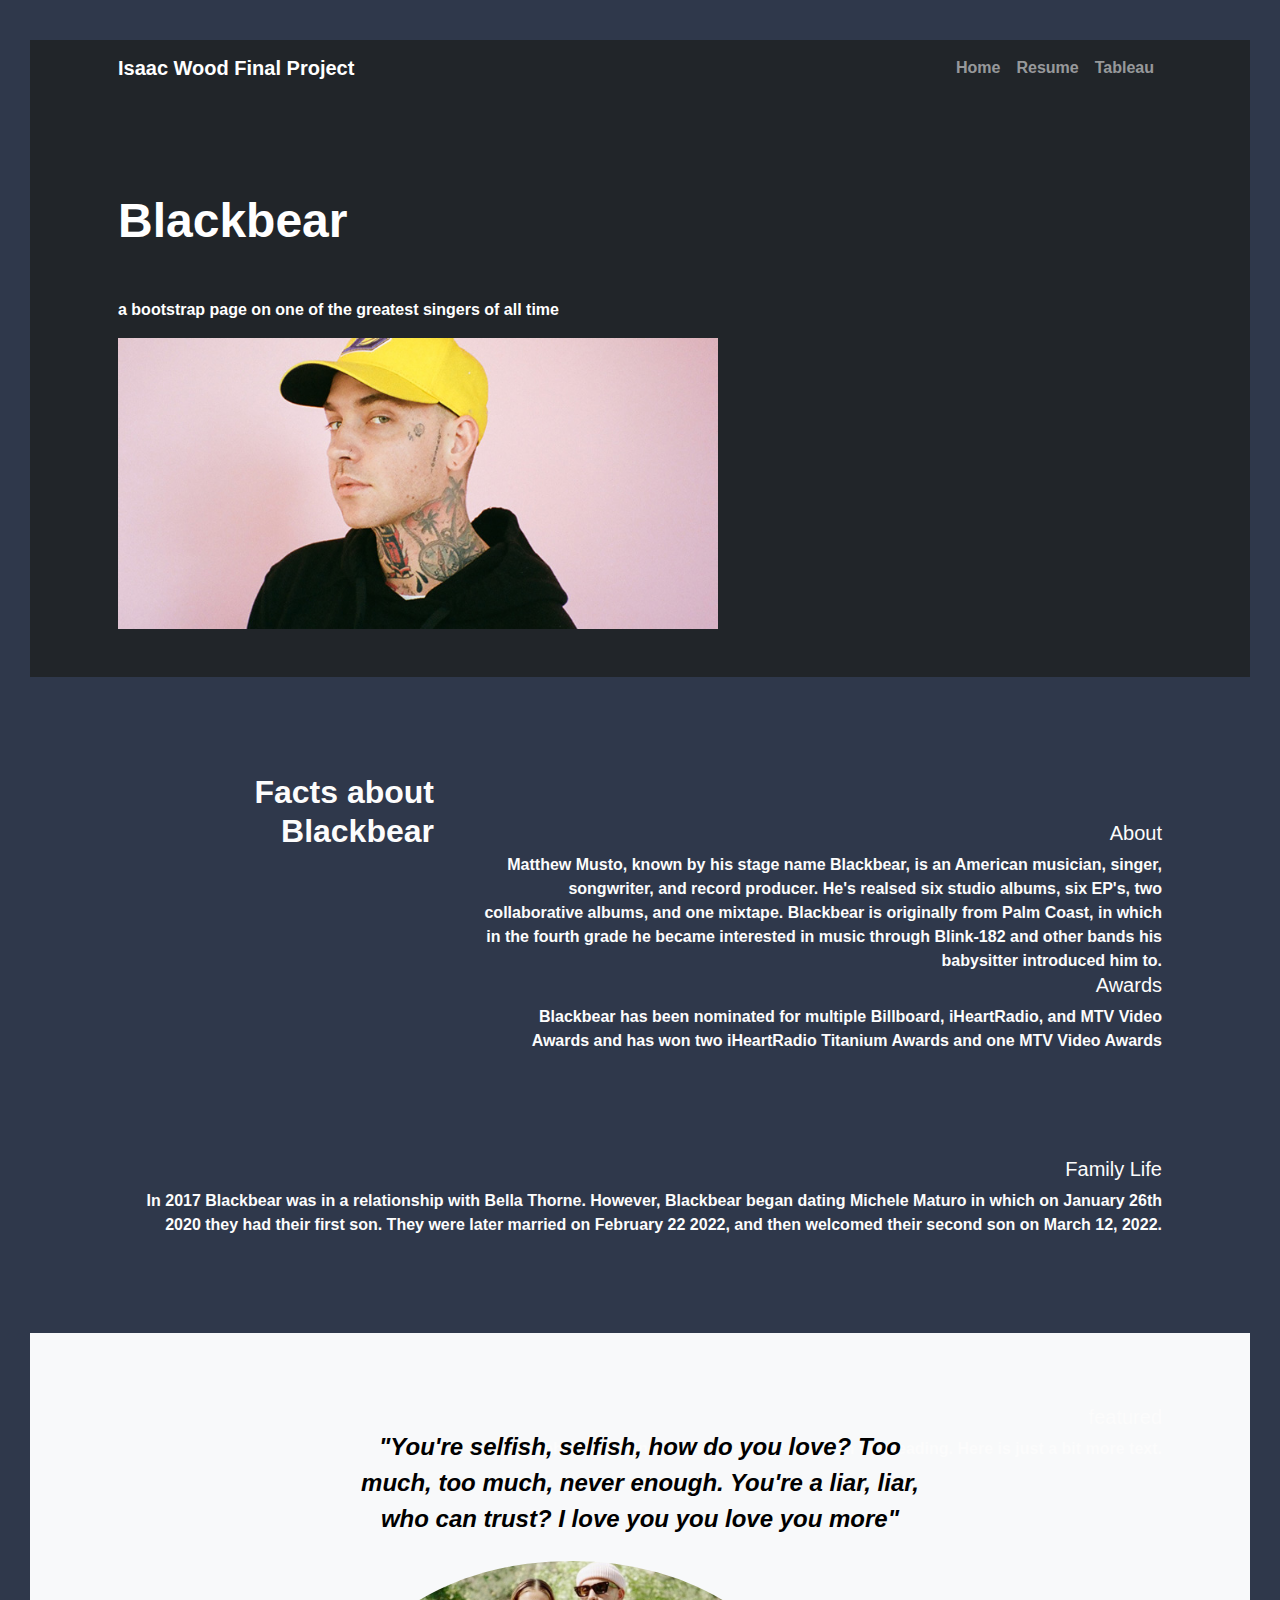
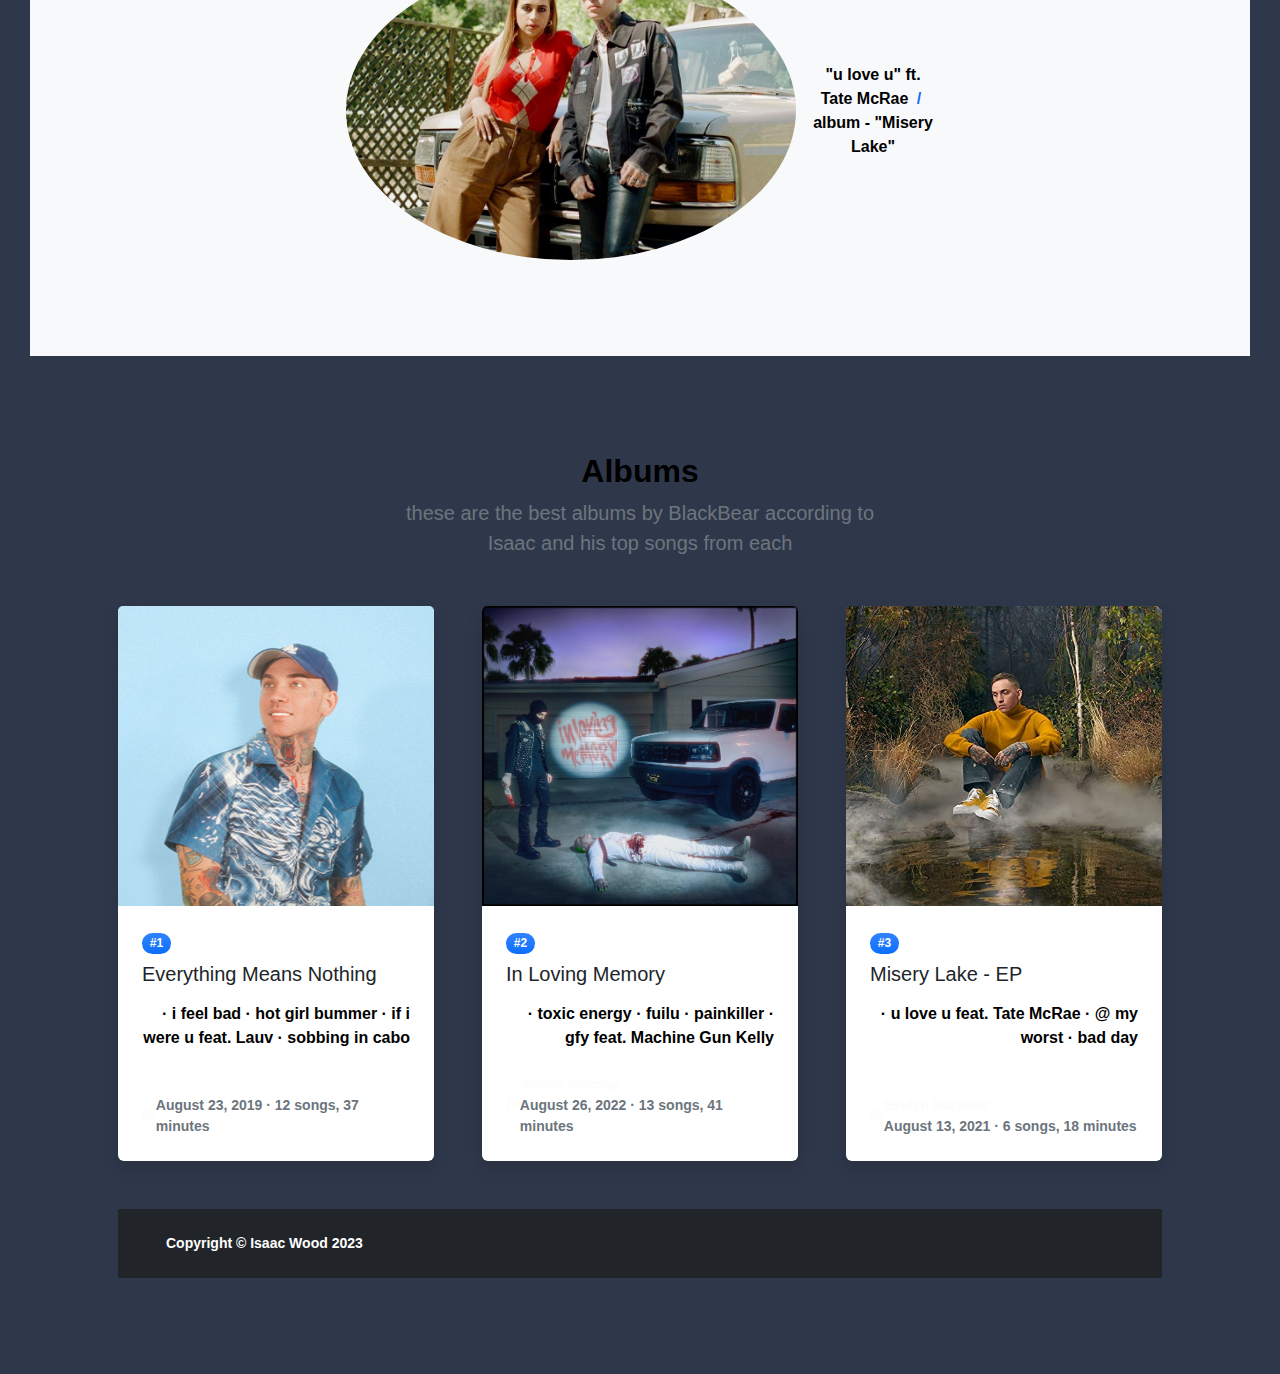
<file: index.html>
<!DOCTYPE html>
<html lang="en">
	<head>
		<meta charset="utf-8" />
		<meta
			name="viewport"
			content="width=device-width, initial-scale=1, shrink-to-fit=no"
		/>
		<meta name="description" content="" />
		<meta name="author" content="" />
		<title>Modern Business - Start Bootstrap Template</title>
		<!-- Favicon-->
		<link rel="icon" type="image/x-icon" href="assets/favicon.ico" />
		<!-- Bootstrap icons-->
		<link
			href="https://cdn.jsdelivr.net/npm/bootstrap-icons@1.5.0/font/bootstrap-icons.css"
			rel="stylesheet"
		/>
		<!-- Core theme CSS (includes Bootstrap)-->
		<link href="css/styles.css" rel="stylesheet" />
		<link href="HTML PROJECT/projectstyles.css" rel="stylesheet" />
	</head>
	<body class="d-flex flex-column h-100">
		<main class="flex-shrink-0">
			<!-- Navigation-->
			<nav class="navbar navbar-expand-lg navbar-dark bg-dark">
				<div class="container px-5">
					<a class="navbar-brand" href="index.html">Isaac Wood Final Project</a>
					<button
						class="navbar-toggler"
						type="button"
						data-bs-toggle="collapse"
						data-bs-target="#navbarSupportedContent"
						aria-controls="navbarSupportedContent"
						aria-expanded="false"
						aria-label="Toggle navigation"
					>
						<span class="navbar-toggler-icon"></span>
					</button>
					<div class="collapse navbar-collapse" id="navbarSupportedContent">
						<ul class="navbar-nav ms-auto mb-2 mb-lg-0">
							<li class="nav-item">
								<a class="nav-link" href="index.html">Home</a>
							</li>
							<li class="nav-item">
								<a class="nav-link" href="HTML PROJECT/resume.html">Resume</a>
							</li>
							<li class="nav-item">
								<a class="nav-link" href="tableau.html">Tableau</a>
							</li>
						</ul>
					</div>
				</div>
			</nav>
			<!-- Header-->
			<header class="bg-dark py-5">
				<div class="container px-5">
					<div class="row gx-5 align-items-center">
						<div class="col-lg-8 col-xl-7 col-xxl-6">
							<div class="my-5 text-center text-xl-start">
								<h1 class="display-5 fw-bolder text-white mb-2 blackbear-text">
									Blackbear
								</h1>
								
							</div>
						</div>
						<article class="panel">
						<div class="text-wrapper left">
							<p style=" color: #fff;"> a bootstrap page on one of the greatest singers of all time</p>
						  </div>
						  <div class="image-wrapper ">
							<img
							src="assets/images/blackbear.jpg"
							alt="blackbear image"
							width="600px"
							align="center" >
							
						
					
							 
						  </div>
						</article>
						
							
								
			
						</div>
					</div>
				</div>
			</header>
			<!-- about blackbear section-->
			<section class="py-5" id="features">
				<div class="container px-5 my-5">
					<div class="row gx-5">
						<div class="col-lg-4 mb-5 mb-lg-0">
							<h2 class="fw-bolder mb-0">Facts about Blackbear</h2>
						</div>
						<div class="col-lg-8">
							<div class="row gx-5 row-cols-1 row-cols-md-2">
								<div class="col mb-5 h-100">
									
									</div>
									<h2 class="h5">About</h2>
									<p class="mb-0">
										Matthew Musto, known by his stage name Blackbear, is an American musician, singer, songwriter, and record producer. He's realsed six studio albums, six EP's, two collaborative albums, and one mixtape. Blackbear is originally from Palm Coast, in which in the fourth grade he became interested in music through Blink-182 and other bands his babysitter introduced him to. 
					
									</p>
								</div>
								<div class="col mb-5 h-100">
									
									<h2 class="h5">Awards</h2>
									<p class="mb-0">
										Blackbear has been nominated for multiple Billboard, iHeartRadio, and MTV Video Awards and has won two iHeartRadio Titanium Awards and one MTV Video Awards
								
									</p>
								</div>
								
							
									<h2 class="h5">featured</h2>
									<p class="mb-0">
										Paragraph of text beneath the heading to explain the
										heading. Here is just a bit more text.
									</p>
								</div>
								
									<h2 class="h5">Family Life</h2>
									<p class="mb-0">
										In 2017 Blackbear was in a relationship with Bella Thorne. However, Blackbear began dating Michele Maturo in which on January 26th 2020 they had their first son. They were later married on February 22 2022, and then welcomed their second son on March 12, 2022. 
									</p>
								</div>
							</div>
						</div>
					</div>
				</div>
			</section>
			<!-- favorite song lyric section-->
			<div class="py-5 bg-light">
				<div class="container px-5 my-5">
					<div class="row gx-5 justify-content-center">
						<div class="col-lg-10 col-xl-7">
							<div class="text-center">
								<div class="fs-4 mb-4 fst-italic testimonial">
									"You're selfish, selfish, how do you love? Too much, too much, never enough. You're a liar, liar, who can  trust? I love you you love you more"
								</div>
								<div class="d-flex align-items-center justify-content-center">
									<img
										class="rounded-circle me-3"
										src="assets/images/blackbearandtate.jpg"
										alt="blackbearandtatemcrae"
										width="450"
										
									/>
									<div class="fw-bold">
										"u love u" ft. Tate McRae
										<span class="fw-bold text-primary mx-1">/</span>
										album - "Misery Lake"
									</div>
								</div>
							</div>
						</div>
					</div>
				</div>
			</div>
			<!-- favorite album and section-->
			<section class="py-5">
				<div class="container px-5 my-5">
					<div class="row gx-5 justify-content-center">
						<div class="col-lg-8 col-xl-6">
							<div class="text-center">
								<h2 class="fw-bolder">Albums</h2>
								<p class="lead fw-normal text-muted mb-5">
									these are the best albums by BlackBear according to Isaac and his top songs from each
								</p>
							</div>
						</div>
					</div>
					<div class="row gx-5">
						<div class="col-lg-4 mb-5">
							<div class="card h-100 shadow border-0">
								<img
									class="card-img-top"
									src="assets/images/everythingmeansnothing.png"
									alt="everythingmeansnothingalbumcover"
									height="300"
								/>
								<div class="card-body p-4">
									<div class="badge bg-primary bg-gradient rounded-pill mb-2">
										#1
									</div>
									<a
										class="text-decoration-none link-dark stretched-link"
										href="#!"
										><h5 class="card-title mb-3">Everything Means Nothing</h5></a
									>
									<p class="card-text mb-0">
										&middot; i feel bad
										&middot; hot girl bummer
										&middot; if i were u feat. Lauv
										&middot; sobbing in cabo
									</p>
								</div>
								<div class="card-footer p-4 pt-0 bg-transparent border-top-0">
									<div class="d-flex align-items-end justify-content-between">
										<div class="d-flex align-items-center">
											
											/>
											<div class="small">
												
												<div class="text-muted">
													August 23, 2019 &middot; 12 songs, 37 minutes
												</div>
											</div>
										</div>
									</div>
								</div>
							</div>
						</div>
						<div class="col-lg-4 mb-5">
							<div class="card h-100 shadow border-0">
								<img
									class="card-img-top"
									src="assets/images/inlovingmemory.webp"
									alt="inlovingmemoryalbumcover"
									height="300"
								/>
								<div class="card-body p-4">
									<div class="badge bg-primary bg-gradient rounded-pill mb-2">
										#2
									</div>
									<a
										class="text-decoration-none link-dark stretched-link"
										href="#!"
										><h5 class="card-title mb-3">In Loving Memory</h5></a
									>
									<p class="card-text mb-0">
										&middot; toxic energy
										&middot; fuilu
										&middot; painkiller
										&middot; gfy feat. Machine Gun Kelly
									</p>
								</div>
								<div class="card-footer p-4 pt-0 bg-transparent border-top-0">
									<div class="d-flex align-items-end justify-content-between">
										<div class="d-flex align-items-center">
											
											/>
											<div class="small">
												<div class="fw-bold">Josiah Barclay</div>
												<div class="text-muted">
													August 26, 2022 &middot; 13 songs, 41 minutes
												</div>
											</div>
										</div>
									</div>
								</div>
							</div>
						</div>
						<div class="col-lg-4 mb-5">
							<div class="card h-100 shadow border-0">
								<img
									class="card-img-top"
									src="assets/images/miserylakeblackbear.jpg"
									alt="miserylakealbumcover"
									height="300"
								/>
								<div class="card-body p-4">
									<div class="badge bg-primary bg-gradient rounded-pill mb-2">
										#3
									</div>
									<a
										class="text-decoration-none link-dark stretched-link"
										href="#!"
										><h5 class="card-title mb-3">
											Misery Lake - EP
										</h5></a
									>
									<p class="card-text mb-0">
										&middot; u love u feat. Tate McRae
										&middot; @ my worst
										&middot; bad day
									</p>
								</div>
								<div class="card-footer p-4 pt-0 bg-transparent border-top-0">
									<div class="d-flex align-items-end justify-content-between">
										<div class="d-flex align-items-center">
											
											/>
											<div class="small">
												<div class="fw-bold">Evelyn Martinez</div>
												<div class="text-muted">
													August 13, 2021 &middot; 6 songs, 18 minutes
												</div>
											</div>
										</div>
									</div>
								</div>
							</div>
						</div>
					</div>
					
		<!-- Footer-->
		<footer class="bg-dark py-4 mt-auto">
			<div class="container px-5">
				<div
					class="row align-items-center justify-content-between flex-column flex-sm-row"
				>
					<div class="col-auto">
						<div class="small m-0 text-white">
							Copyright &copy; Isaac Wood 2023
						</div>
					</div>
					
				</div>
			</div>
		</footer>
		<!-- Bootstrap core JS-->
		<script src="https://cdn.jsdelivr.net/npm/bootstrap@5.2.3/dist/js/bootstrap.bundle.min.js"></script>
		<!-- Core theme JS-->
		<script src="js/scripts.js"></script>
	</body>
</html>
</file>
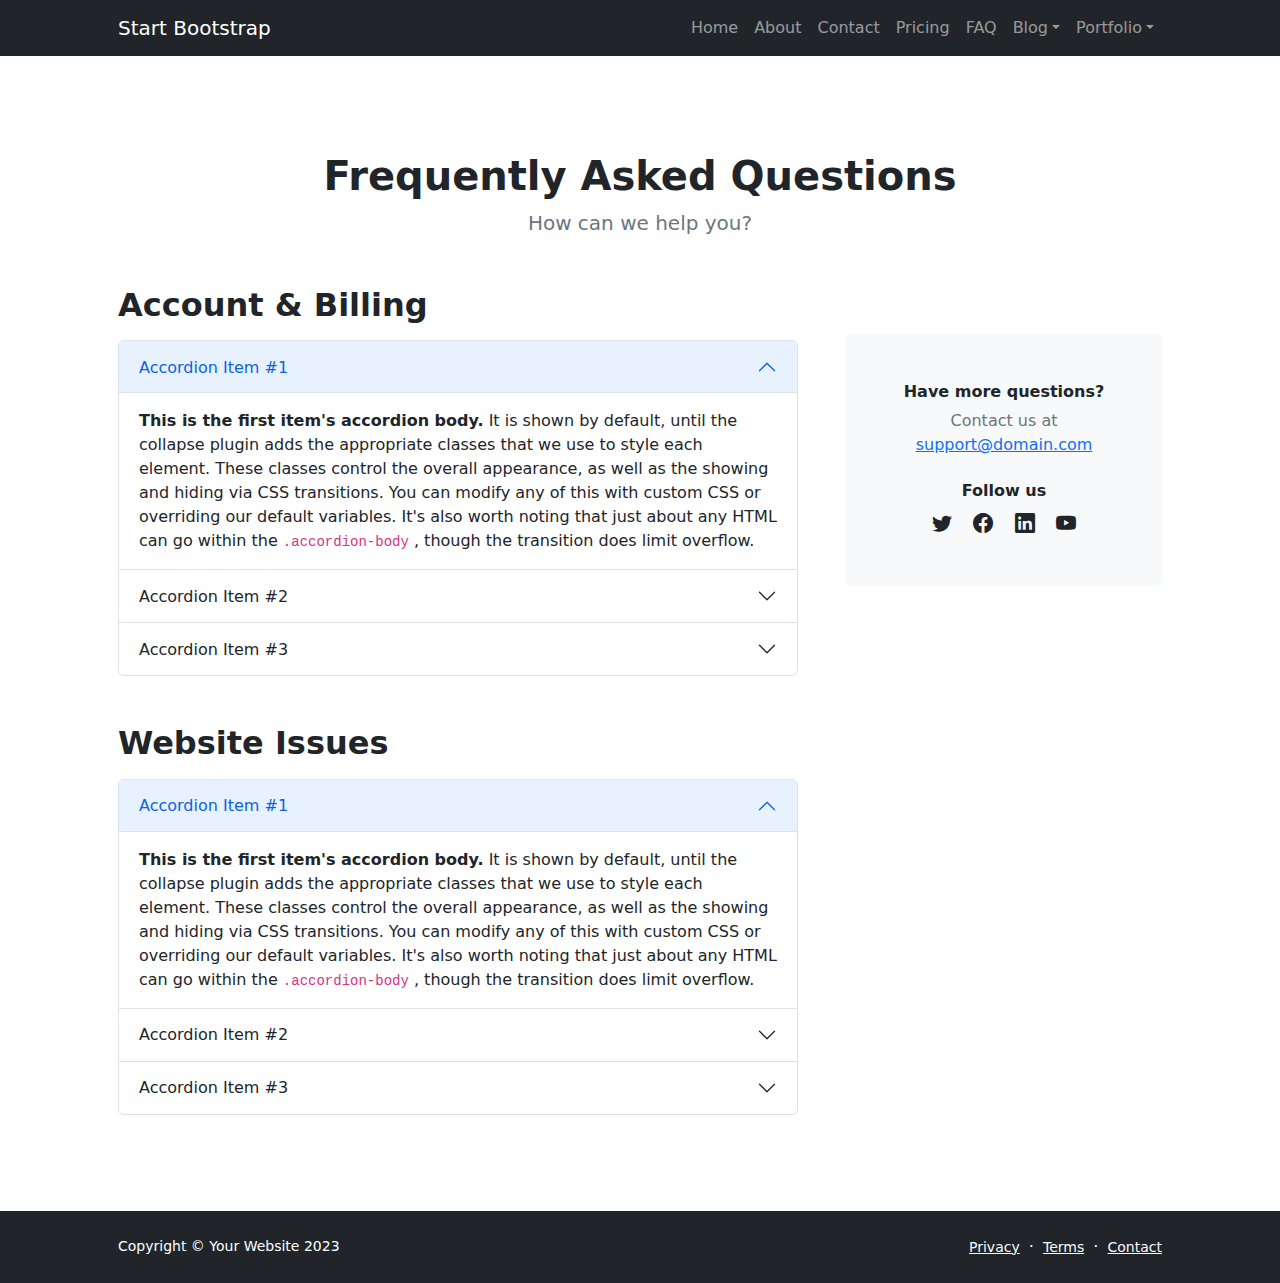
<file: faq.html>
<!DOCTYPE html>
<html lang="en">
    <head>
        <meta charset="utf-8" />
        <meta name="viewport" content="width=device-width, initial-scale=1, shrink-to-fit=no" />
        <meta name="description" content="" />
        <meta name="author" content="" />
        <title>Modern Business - Start Bootstrap Template</title>
        <!-- Favicon-->
        <link rel="icon" type="image/x-icon" href="assets/favicon.ico" />
        <!-- Bootstrap icons-->
        <link href="https://cdn.jsdelivr.net/npm/bootstrap-icons@1.5.0/font/bootstrap-icons.css" rel="stylesheet" />
        <!-- Core theme CSS (includes Bootstrap)-->
        <link href="css/styles.css" rel="stylesheet" />
    </head>
    <body class="d-flex flex-column h-100">
        <main class="flex-shrink-0">
            <!-- Navigation-->
            <nav class="navbar navbar-expand-lg navbar-dark bg-dark">
                <div class="container px-5">
                    <a class="navbar-brand" href="index.html">Start Bootstrap</a>
                    <button class="navbar-toggler" type="button" data-bs-toggle="collapse" data-bs-target="#navbarSupportedContent" aria-controls="navbarSupportedContent" aria-expanded="false" aria-label="Toggle navigation"><span class="navbar-toggler-icon"></span></button>
                    <div class="collapse navbar-collapse" id="navbarSupportedContent">
                        <ul class="navbar-nav ms-auto mb-2 mb-lg-0">
                            <li class="nav-item"><a class="nav-link" href="index.html">Home</a></li>
                            <li class="nav-item"><a class="nav-link" href="about.html">About</a></li>
                            <li class="nav-item"><a class="nav-link" href="contact.html">Contact</a></li>
                            <li class="nav-item"><a class="nav-link" href="pricing.html">Pricing</a></li>
                            <li class="nav-item"><a class="nav-link" href="faq.html">FAQ</a></li>
                            <li class="nav-item dropdown">
                                <a class="nav-link dropdown-toggle" id="navbarDropdownBlog" href="#" role="button" data-bs-toggle="dropdown" aria-expanded="false">Blog</a>
                                <ul class="dropdown-menu dropdown-menu-end" aria-labelledby="navbarDropdownBlog">
                                    <li><a class="dropdown-item" href="blog-home.html">Blog Home</a></li>
                                    <li><a class="dropdown-item" href="blog-post.html">Blog Post</a></li>
                                </ul>
                            </li>
                            <li class="nav-item dropdown">
                                <a class="nav-link dropdown-toggle" id="navbarDropdownPortfolio" href="#" role="button" data-bs-toggle="dropdown" aria-expanded="false">Portfolio</a>
                                <ul class="dropdown-menu dropdown-menu-end" aria-labelledby="navbarDropdownPortfolio">
                                    <li><a class="dropdown-item" href="portfolio-overview.html">Portfolio Overview</a></li>
                                    <li><a class="dropdown-item" href="portfolio-item.html">Portfolio Item</a></li>
                                </ul>
                            </li>
                        </ul>
                    </div>
                </div>
            </nav>
            <!-- Page Content-->
            <section class="py-5">
                <div class="container px-5 my-5">
                    <div class="text-center mb-5">
                        <h1 class="fw-bolder">Frequently Asked Questions</h1>
                        <p class="lead fw-normal text-muted mb-0">How can we help you?</p>
                    </div>
                    <div class="row gx-5">
                        <div class="col-xl-8">
                            <!-- FAQ Accordion 1-->
                            <h2 class="fw-bolder mb-3">Account &amp; Billing</h2>
                            <div class="accordion mb-5" id="accordionExample">
                                <div class="accordion-item">
                                    <h3 class="accordion-header" id="headingOne"><button class="accordion-button" type="button" data-bs-toggle="collapse" data-bs-target="#collapseOne" aria-expanded="true" aria-controls="collapseOne">Accordion Item #1</button></h3>
                                    <div class="accordion-collapse collapse show" id="collapseOne" aria-labelledby="headingOne" data-bs-parent="#accordionExample">
                                        <div class="accordion-body">
                                            <strong>This is the first item's accordion body.</strong>
                                            It is shown by default, until the collapse plugin adds the appropriate classes that we use to style each element. These classes control the overall appearance, as well as the showing and hiding via CSS transitions. You can modify any of this with custom CSS or overriding our default variables. It's also worth noting that just about any HTML can go within the
                                            <code>.accordion-body</code>
                                            , though the transition does limit overflow.
                                        </div>
                                    </div>
                                </div>
                                <div class="accordion-item">
                                    <h3 class="accordion-header" id="headingTwo"><button class="accordion-button collapsed" type="button" data-bs-toggle="collapse" data-bs-target="#collapseTwo" aria-expanded="false" aria-controls="collapseTwo">Accordion Item #2</button></h3>
                                    <div class="accordion-collapse collapse" id="collapseTwo" aria-labelledby="headingTwo" data-bs-parent="#accordionExample">
                                        <div class="accordion-body">
                                            <strong>This is the second item's accordion body.</strong>
                                            It is hidden by default, until the collapse plugin adds the appropriate classes that we use to style each element. These classes control the overall appearance, as well as the showing and hiding via CSS transitions. You can modify any of this with custom CSS or overriding our default variables. It's also worth noting that just about any HTML can go within the
                                            <code>.accordion-body</code>
                                            , though the transition does limit overflow.
                                        </div>
                                    </div>
                                </div>
                                <div class="accordion-item">
                                    <h3 class="accordion-header" id="headingThree"><button class="accordion-button collapsed" type="button" data-bs-toggle="collapse" data-bs-target="#collapseThree" aria-expanded="false" aria-controls="collapseThree">Accordion Item #3</button></h3>
                                    <div class="accordion-collapse collapse" id="collapseThree" aria-labelledby="headingThree" data-bs-parent="#accordionExample">
                                        <div class="accordion-body">
                                            <strong>This is the third item's accordion body.</strong>
                                            It is hidden by default, until the collapse plugin adds the appropriate classes that we use to style each element. These classes control the overall appearance, as well as the showing and hiding via CSS transitions. You can modify any of this with custom CSS or overriding our default variables. It's also worth noting that just about any HTML can go within the
                                            <code>.accordion-body</code>
                                            , though the transition does limit overflow.
                                        </div>
                                    </div>
                                </div>
                            </div>
                            <!-- FAQ Accordion 2-->
                            <h2 class="fw-bolder mb-3">Website Issues</h2>
                            <div class="accordion mb-5 mb-xl-0" id="accordionExample2">
                                <div class="accordion-item">
                                    <h3 class="accordion-header" id="headingOne"><button class="accordion-button" type="button" data-bs-toggle="collapse" data-bs-target="#collapseOne2" aria-expanded="true" aria-controls="collapseOne2">Accordion Item #1</button></h3>
                                    <div class="accordion-collapse collapse show" id="collapseOne2" aria-labelledby="headingOne" data-bs-parent="#accordionExample2">
                                        <div class="accordion-body">
                                            <strong>This is the first item's accordion body.</strong>
                                            It is shown by default, until the collapse plugin adds the appropriate classes that we use to style each element. These classes control the overall appearance, as well as the showing and hiding via CSS transitions. You can modify any of this with custom CSS or overriding our default variables. It's also worth noting that just about any HTML can go within the
                                            <code>.accordion-body</code>
                                            , though the transition does limit overflow.
                                        </div>
                                    </div>
                                </div>
                                <div class="accordion-item">
                                    <h3 class="accordion-header" id="headingTwo"><button class="accordion-button collapsed" type="button" data-bs-toggle="collapse" data-bs-target="#collapseTwo2" aria-expanded="false" aria-controls="collapseTwo2">Accordion Item #2</button></h3>
                                    <div class="accordion-collapse collapse" id="collapseTwo2" aria-labelledby="headingTwo" data-bs-parent="#accordionExample2">
                                        <div class="accordion-body">
                                            <strong>This is the second item's accordion body.</strong>
                                            It is hidden by default, until the collapse plugin adds the appropriate classes that we use to style each element. These classes control the overall appearance, as well as the showing and hiding via CSS transitions. You can modify any of this with custom CSS or overriding our default variables. It's also worth noting that just about any HTML can go within the
                                            <code>.accordion-body</code>
                                            , though the transition does limit overflow.
                                        </div>
                                    </div>
                                </div>
                                <div class="accordion-item">
                                    <h3 class="accordion-header" id="headingThree"><button class="accordion-button collapsed" type="button" data-bs-toggle="collapse" data-bs-target="#collapseThree2" aria-expanded="false" aria-controls="collapseThree2">Accordion Item #3</button></h3>
                                    <div class="accordion-collapse collapse" id="collapseThree2" aria-labelledby="headingThree" data-bs-parent="#accordionExample2">
                                        <div class="accordion-body">
                                            <strong>This is the third item's accordion body.</strong>
                                            It is hidden by default, until the collapse plugin adds the appropriate classes that we use to style each element. These classes control the overall appearance, as well as the showing and hiding via CSS transitions. You can modify any of this with custom CSS or overriding our default variables. It's also worth noting that just about any HTML can go within the
                                            <code>.accordion-body</code>
                                            , though the transition does limit overflow.
                                        </div>
                                    </div>
                                </div>
                            </div>
                        </div>
                        <div class="col-xl-4">
                            <div class="card border-0 bg-light mt-xl-5">
                                <div class="card-body p-4 py-lg-5">
                                    <div class="d-flex align-items-center justify-content-center">
                                        <div class="text-center">
                                            <div class="h6 fw-bolder">Have more questions?</div>
                                            <p class="text-muted mb-4">
                                                Contact us at
                                                <br />
                                                <a href="#!">support@domain.com</a>
                                            </p>
                                            <div class="h6 fw-bolder">Follow us</div>
                                            <a class="fs-5 px-2 link-dark" href="#!"><i class="bi-twitter"></i></a>
                                            <a class="fs-5 px-2 link-dark" href="#!"><i class="bi-facebook"></i></a>
                                            <a class="fs-5 px-2 link-dark" href="#!"><i class="bi-linkedin"></i></a>
                                            <a class="fs-5 px-2 link-dark" href="#!"><i class="bi-youtube"></i></a>
                                        </div>
                                    </div>
                                </div>
                            </div>
                        </div>
                    </div>
                </div>
            </section>
        </main>
        <!-- Footer-->
        <footer class="bg-dark py-4 mt-auto">
            <div class="container px-5">
                <div class="row align-items-center justify-content-between flex-column flex-sm-row">
                    <div class="col-auto"><div class="small m-0 text-white">Copyright &copy; Your Website 2023</div></div>
                    <div class="col-auto">
                        <a class="link-light small" href="#!">Privacy</a>
                        <span class="text-white mx-1">&middot;</span>
                        <a class="link-light small" href="#!">Terms</a>
                        <span class="text-white mx-1">&middot;</span>
                        <a class="link-light small" href="#!">Contact</a>
                    </div>
                </div>
            </div>
        </footer>
        <!-- Bootstrap core JS-->
        <script src="https://cdn.jsdelivr.net/npm/bootstrap@5.2.3/dist/js/bootstrap.bundle.min.js"></script>
        <!-- Core theme JS-->
        <script src="js/scripts.js"></script>
    </body>
</html>
</file>
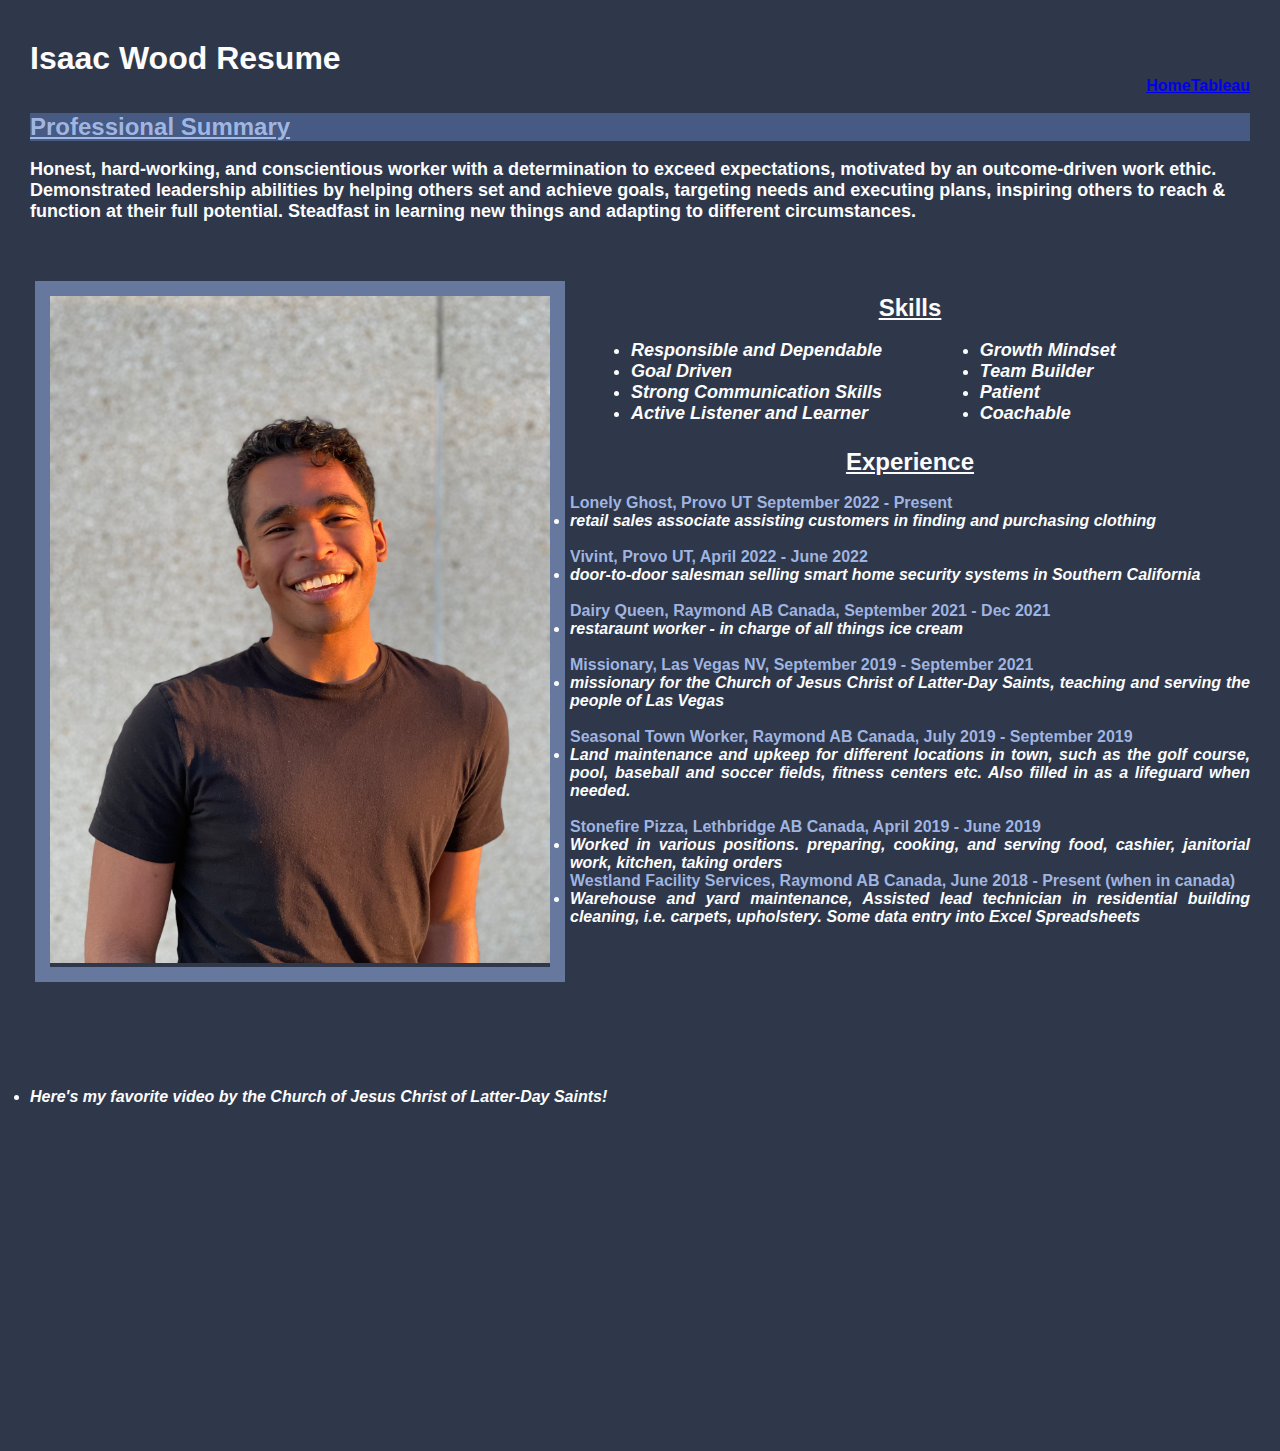
<file: HTML PROJECT/resume.html>
<!DOCTYPE html>
<html lang="en">
	<head>
		<meta charset="UTF-8" />
		<meta http-equiv="X-UA-Compatible" content="IE=edge" />
		<meta name="viewport" content="width=device-width, initial-scale=1.0" />
		<link rel="stylesheet" href="projectstyles.css" />
		<title>My Resume</title>
	</head>
	<body>

		

<!--resume title -->
	<div class = "resumetitle"
		<h1>Isaac Wood Resume</h1> 
		<br clear="right" />
		</div>
<!--button to go back-->
		<nav>
			<ul>
				<li>
					<a href="../index.html">Home</a>
				</li>
					
				<li><a href="../tableau.html">Tableau</a></li>
			</ul>
		</nav>
		<br />
<!--inputting and formatting "Professional summary" title and text-->
	<div class = "professionalsummary"
		<h2>Professional Summary</h2> 
	</div>
		<br />

	<div class = "professionalsummarytext"
		<p>
			Honest, hard-working, and conscientious worker with a determination to
			exceed expectations, motivated by an outcome-driven work ethic.
			Demonstrated leadership abilities by helping others set and achieve goals,
			targeting needs and executing plans, inspiring others to reach & function
			at their full potential. Steadfast in learning new things and adapting to
			different circumstances.
		</p> </div>

	<br />
	<br />

<!--resume image-->
	<div class = "resume-image">
		<img src="./resumeimage.jpeg" width="500" alt="resume image"/>
		<br clear="right" />
	</div>
	
	<br /> 

<!--formating "skills" section of resume page -->
	<div class = "skills-title"
		<h1> Skills </h1>
		</div> 
		<br />
	<div class = "skills-text"
		<ul>
			<li> Responsible and Dependable </li> 
			<li> Goal Driven </li>
			<li> Strong Communication Skills </li>
			<li> Active Listener and Learner </li>
		</ul>
	</div>

	<div class = "skills-text2"
		<ul>
			<li> Growth Mindset </li>
			<li> Team Builder </li>
			<li> Patient </li>
			<li> Coachable </li>

		</ul>
	</div>
	<br />
	<br />
	<br />
	<br />
	<br />
	<br />


<!--inputting and formatting work "experience" section of resume page-->
	<div class = "resume-expierience"
		<h1> Experience </h1> 
		</div>
		<br />
	
	<div class = "lonelyghost-title"
		<h2> Lonely Ghost, Provo UT September 2022 - Present</h2> </div>
		
	<div class = "lonelyghost-text"
		<ul>
			<li>retail sales associate assisting customers in finding and purchasing clothing </li>
		</ul>	
	</div>

<br />

	<div class = "vivint-title"
		<h2> Vivint, Provo UT, April 2022 - June 2022</h2>
	</div>

	<div class = "vivint-text"
		<ul> 
			<li> door-to-door salesman selling smart home security systems in Southern California </li>
		</ul>
	</div>

<br />

	<div class = "dairyqueen-title"
		<h2>Dairy Queen, Raymond AB Canada, September 2021 - Dec 2021 </h2>
	</div>

	<div class = "dairyqueen-text"
		<ul>
			<li>restaraunt worker - in charge of all things ice cream</li>
		</ul>
	</div>

	<br />

	<div class = "missionary-title"
		<h2>Missionary, Las Vegas NV, September 2019 - September 2021</h2>
	</div>

	<div class = "missionary-text"
		<ul>
			<li>missionary for the Church of Jesus Christ of Latter-Day Saints, teaching and serving the people of Las Vegas</li>
		</ul>
	</div>

	<br />

	<div class = "seasonalworker-title"
		<h2> Seasonal Town Worker, Raymond AB Canada, July 2019 - September 2019 </h2>
	</div>

	<div class = "seasonalworker-text"
		<ul>
			<li> Land maintenance and upkeep for different locations in town, such as the golf course, pool, baseball and soccer fields, fitness centers etc. Also filled in as a lifeguard when needed. </li>
		</ul>
	</div>

	<br />

	<div class = "stonefire-title"
		<h2> Stonefire Pizza, Lethbridge AB Canada, April 2019 - June 2019</h2>
	</div>

	<div class = "stonefire-text"
		<ul>
			<li> Worked in various positions. preparing, cooking, and serving food, cashier, janitorial work, kitchen, taking orders</li>
		</ul>
	</div>

	<div class = "westland-title"
		<h2> Westland Facility Services, Raymond AB Canada, June 2018 - Present (when in canada) </h2>
	</div>

	<div class = "westland-text"
		<ul>
			<li> Warehouse and yard maintenance, Assisted lead technician in residential building cleaning, i.e. carpets, upholstery. Some data entry into Excel Spreadsheets</li>
		</ul>

		<br />
		<br />
		<br />
		<br />
		<br />
		<br />
		<br />
		<br />
		<br />
	<div class = "video-text"
	<ul>
		<li> Here's my favorite video by the Church of Jesus Christ of Latter-Day Saints! </li>
	</ul>
	</div>

	<br />
	
	<iframe 
		width="560" 
		height="315" 
		src="https://www.youtube.com/embed/vxS89yZtAmM" 
		title="YouTube video player" 
		frameborder="0" 
		allow="accelerometer; autoplay; clipboard-write; encrypted-media; gyroscope; picture-in-picture; web-share" allowfullscreen>
	</iframe>
	</body>
</html>
</file>
<file: HTML PROJECT/projectstyles.css>
body {
	font-family: "Gill Sans", "Gill Sans MT", Calibri, "Trebuchet MS", sans-serif;
	font-size: 1rem;
	font-weight: 700;
	color: rgb(252, 252, 252);
	background-color: rgba(32, 42, 62, 0.934);
	text-align: left;
	margin-left: 30px;
	margin-right: 30px;
	margin-top: 40px;
}

.resumetitle {
	font-size: 2rem;
}
.homebutton-resume {
	text-align: right;
	margin-right: 100px;
}
.professionalsummary {
	text-decoration: underline;
	text-decoration: border;
	font-size: x-large;
	color: rgba(163, 185, 229, 0.995);
	background-color: rgba(72, 93, 135, 0.934);
}

.professionalsummarytext {
	font-size: large;
}

.resume-image {
	margin: 5px;
	border: solid 15px rgba(106, 125, 163, 0.934);
	float: left;
}

.skills-title {
	text-align: justify;
	text-decoration: underline;
	font-size: x-large;
	text-align: center;
}

.skills-text {
	text-align: justify;
	font-style: italic;
	float: left;
	margin-left: 5%;
	font-size: large;
}

.skills-text2 {
	text-align: justify;
	font-style: italic;
	float: right;
	margin-right: 11%;
	font-size: large;
}
.resume-expierience {
	text-align: justify;
	text-decoration: underline;
	font-size: x-large;
	text-align: center;
}

.lonelyghost-title {
	text-align: justify;
	color: rgba(163, 185, 229, 0.995);
	font-weight: bold;
}

.lonelyghost-text {
	text-align: justify;
	margin: left 50%;
	font-style: italic;
}

.vivint-title {
	text-align: justify;
	color: rgba(163, 185, 229, 0.995);
	font-weight: bold;
}

.vivint-text {
	text-align: justify;
	font-style: italic;
}

.dairyqueen-title {
	text-align: justify;
	color: rgba(163, 185, 229, 0.995);
	font-weight: bold;
}

.dairyqueen-text {
	text-align: justify;
	font-style: italic;
}
.missionary-title {
	text-align: justify;
	color: rgba(163, 185, 229, 0.995);
	font-weight: bold;
}

.missionary-text {
	text-align: justify;
	font-style: italic;
}

.seasonalworker-title {
	text-align: justify;
	color: rgba(163, 185, 229, 0.995);
	font-weight: bold;
}

.seasonalworker-text {
	text-align: justify;
	font-style: italic;
}

.stonefire-title {
	text-align: justify;
	color: rgba(163, 185, 229, 0.995);
	font-weight: bold;
}

.stonefire-text {
	text-align: justify;
	font-style: italic;
}

.westland-title {
	text-align: justify;
	color: rgba(163, 185, 229, 0.995);
	font-weight: bold;
}

.westland-text {
	text-align: justify;
	font-style: italic;
}

.blackbear-image {
	float: right;
	flex: 1 1 60%;
	order: 0;
}

.panel .image-wrapper {
	flex: 1 1 60%;
	order: 0;
}
.panel .text-wrapper {
	flex: 1 1 40%;
}
.panel {
	display: flex;
	flex-direction: column;
}

nav ul a:hover {
	color: aliceblue;
}

nav ul {
	list-style-type: none;
	padding: 0;
	margin: 0;
	display: flex;
	justify-content: flex-end;
	align-content: space-around;
}

.blackbear-text {
	justify-content: start;
	text-align: left;
}
.text-wrapper {
	text-align: left;
}

.mb-0 {
	text-align: right;
}

.h5 {
	text-align: right;
}

.text-center {
	color: black;
}

.card-text {
	color: black;
}

#holdtableau {
	width: 500px;
}
</file>
